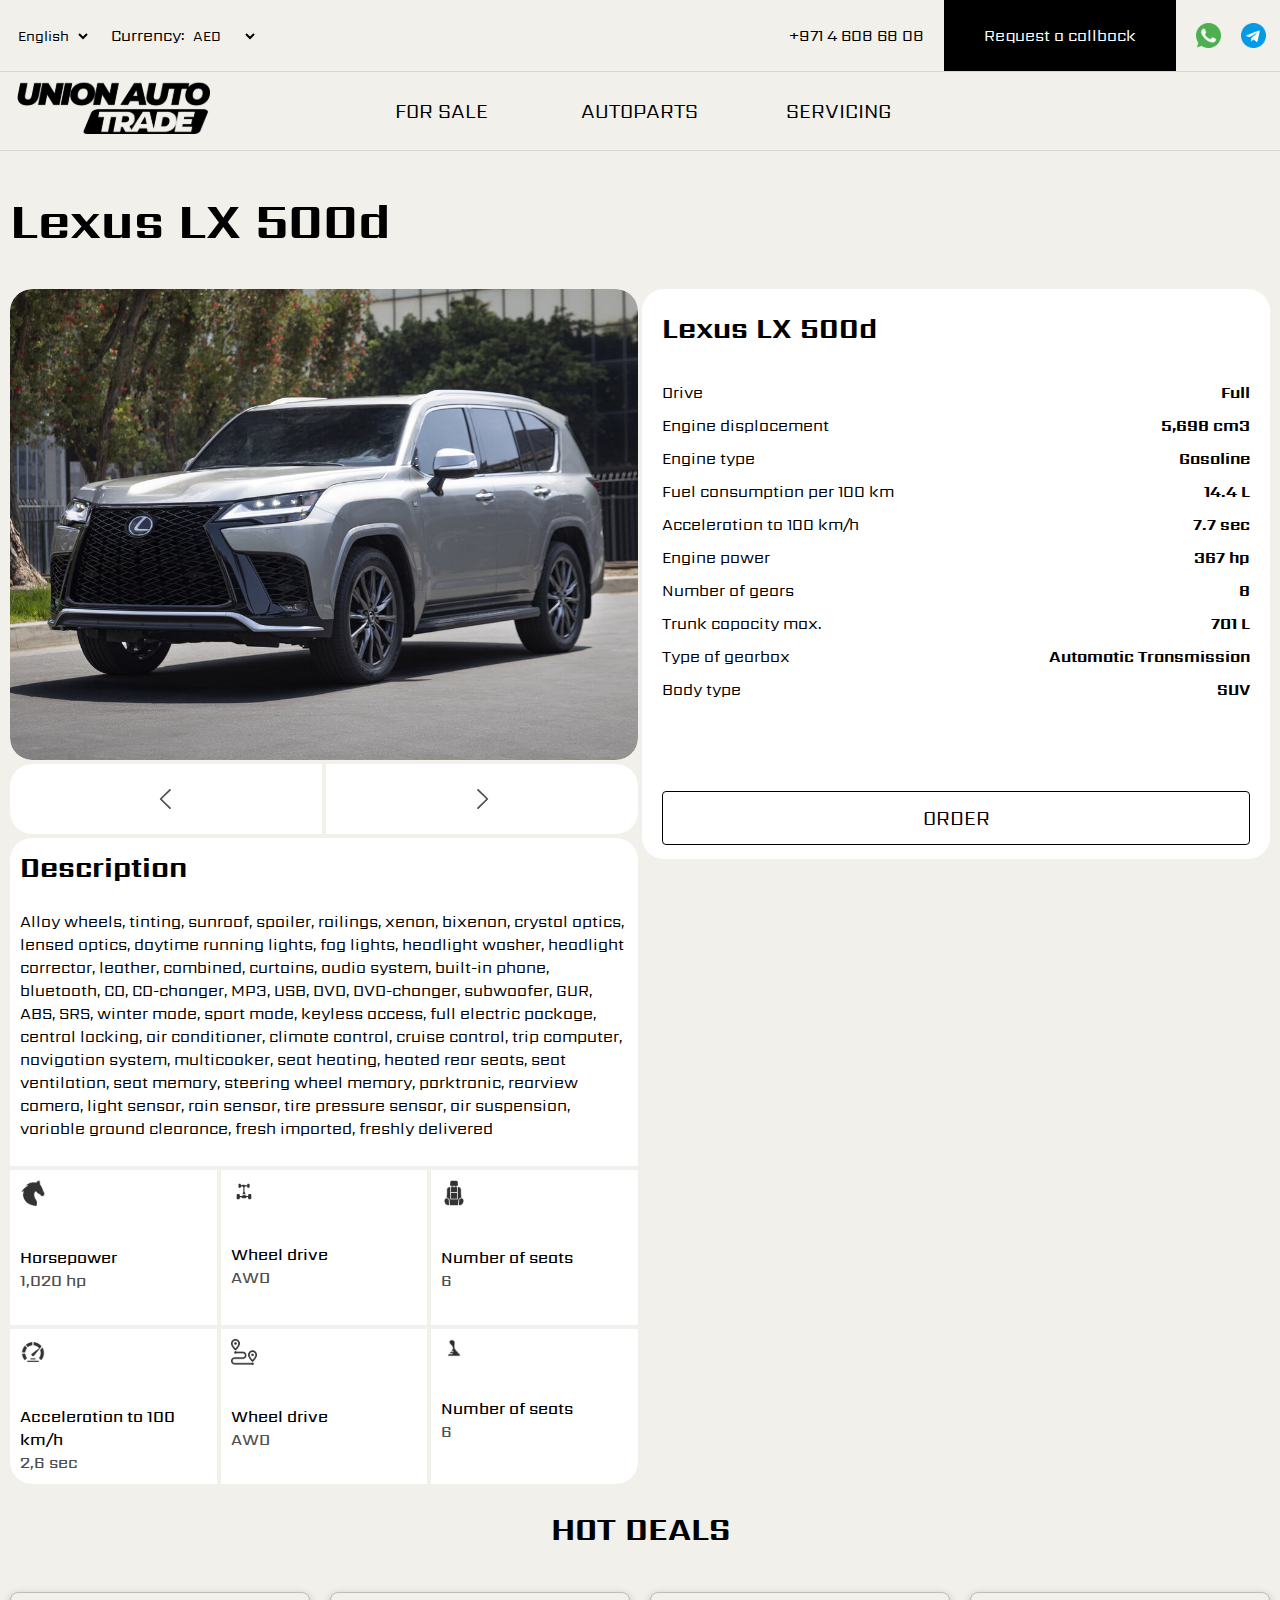
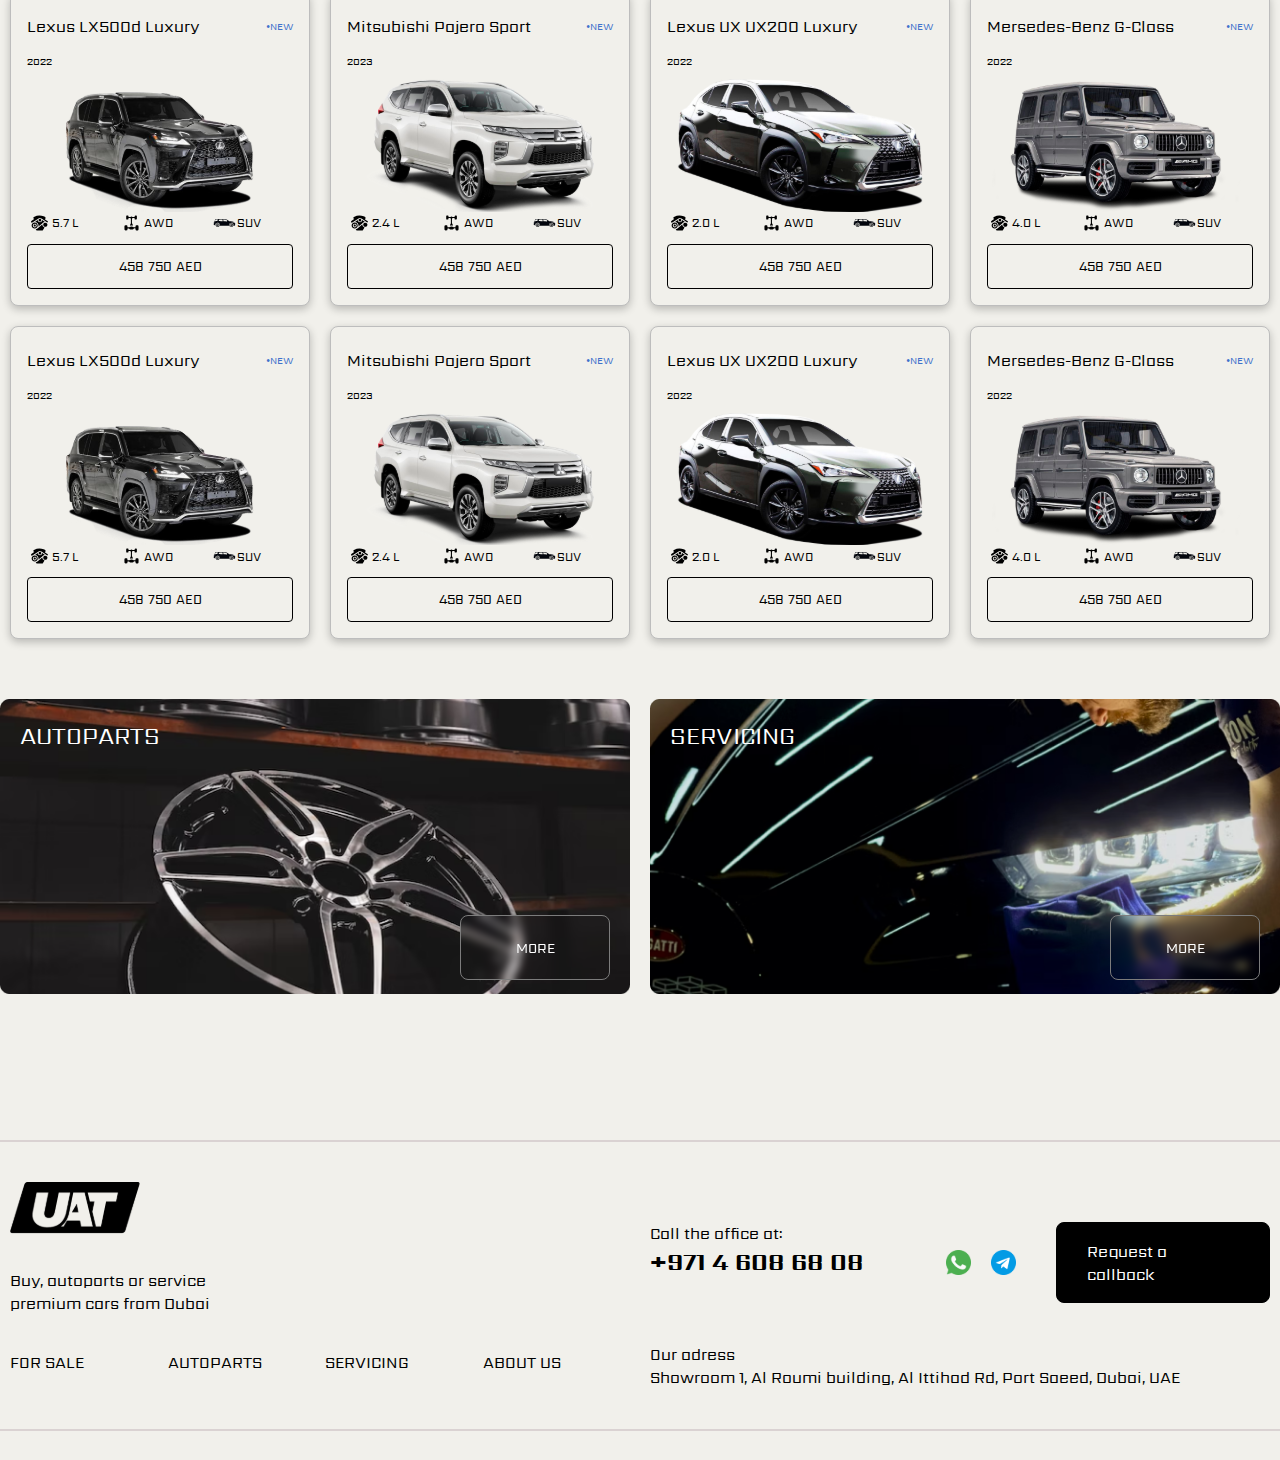
<file: index2.html>
<!DOCTYPE html>
<html lang="en">
  <head>
    <meta charset="UTF-8" />
    <meta name="viewport" content="width=device-width, initial-scale=1.0" />
    <title>Union Auto Trade</title>
    <link rel="preconnect" href="https://fonts.googleapis.com" />
    <link rel="preconnect" href="https://fonts.gstatic.com" crossorigin />
    <link
      href="https://fonts.googleapis.com/css2?family=Sarpanch:wght@400;500;600;700;800;900&display=swap"
      rel="stylesheet"
    />
    <link rel="stylesheet" href="style2.css" />
  </head>
  <body>
    <header>
      <div class="headBlock1">
        <div class="headBlock1_childBlock1">
          <select name="language" class="language">
            <option value="">English</option>
            <option value="">Russian</option>
          </select>
          <span
            >Currency:
            <select id="language" name="language" class="currency">
              <option value="AED">AED</option>
              <option value="Dollars">Dollars</option>
              <option value="Rubles">Rubles</option>
            </select>
          </span>
        </div>
        <div class="headBlock1_childBlock2">
          <span class="phone_number">+971 4 608 68 08</span>
          <span class="callback">Request a callback</span>

          <div class="headSocial_networks">
            <img
              class="whatsappIcon"
              src="./img/whatsapp 1.svg"
              style="transition: all 0.2s"
            />
            <img
              class="telegramIcon"
              src="./img/telegram 1.svg"
              style="transition: all 0.2s"
            />
          </div>
        </div>
      </div>

      <div class="headWand1"></div>

      <div class="headBlock2">
        <a href="./index.html"><img src="./img2/logoInd2.svg" /></a>
        <nav>
          <a href="./index3.html">FOR SALE</a>
          <a href="">AUTOPARTS</a>
          <a href="">SERVICING</a>
        </nav>
      </div>
      <div class="headWand2"></div>
    </header>

    <main>
      <div class="mainBlock1">
        <h1>Lexus LX 500d</h1>
        <div class="mainBlock1_child">
          <div class="carDescriptionBlock">
            <div class="sliderBlock">
              <img id="lexusImg" src="./img2/lexSl1.jpg" />
              <img class="lexusImg2" src="./img2/lexSl2.jpg" />
              <img class="lexusImg3" src="./img2/lexSl3.jpg" />
              <img class="lexusImg4" src="./img2/lexSl4.jpg" />
            </div>
            <div class="sliderBtnsBlock">
              <div id="arrowLeft" style="transition: all 0.2s;">
                <img class="left" src="./img2/Left.svg"/>
              </div>
              <div id="arrowRight" style="transition: all 0.2s;">
                <img class="right" src="./img2/Right.svg" />
              </div>
            </div>
            <div class="descriptionBlock">
              <div class="descriptionPodBlock">
                <h2>Description</h2>
                <p>
                  Alloy wheels, tinting, sunroof, spoiler, railings, xenon,
                  bixenon, crystal optics, lensed optics, daytime running
                  lights, fog lights, headlight washer, headlight corrector,
                  leather, combined, curtains, audio system, built-in phone,
                  bluetooth, CD, CD-changer, MP3, USB, DVD, DVD-changer,
                  subwoofer, GUR, ABS, SRS, winter mode, sport mode, keyless
                  access, full electric package, central locking, air
                  conditioner, climate control, cruise control, trip computer,
                  navigation system, multicooker, seat heating, heated rear
                  seats, seat ventilation, seat memory, steering wheel memory,
                  parktronic, rearview camera, light sensor, rain sensor, tire
                  pressure sensor, air suspension, variable ground clearance,
                  fresh imported, freshly delivered
                </p>
              </div>
              <div class="carDataBlock2">
                <div class="carDataBlock2_child">
                  <div class="horsePowerBlock">
                    <img class="dataIcon" src="./img2/horsePowerIcon.svg" />
                    <span class="dataName"
                      >Horsepower <br />
                      <span class="data">1,020 hp</span></span
                    >
                  </div>
                  <div class="wheelDriveBlock">
                    <img class="dataIcon" src="./img2/wheelDriveIcon.svg" />
                    <span class="dataName"
                      >Wheel drive <br />
                      <span class="data">AWD</span></span
                    >
                  </div>
                  <div class="numberOfSeatsBlock">
                    <img class="dataIcon" src="./img2/numberOfSeatsIcon.svg" />
                    <span class="dataName"
                      >Number of seats <br />
                      <span class="data">6</span></span
                    >
                  </div>
                </div>
                <div class="carDataBlock2_child">
                  <div class="accelerationBlock">
                    <img class="dataIcon" src="./img2/accelerationIcon.svg" />
                    <span class="dataName"
                      >Acceleration to 100 km/h <br />
                      <span class="data">2,6 sec</span></span
                    >
                  </div>
                  <div class="distanceBlock">
                    <img class="dataIcon" src="./img2/distanceIcon.svg" />
                    <span class="dataName"
                      >Wheel drive <br />
                      <span class="data">AWD</span></span
                    >
                  </div>
                  <div class="transmissionBlock">
                    <img class="dataIcon" src="./img2/transmissionIcon.svg" />
                    <span class="dataName"
                      >Number of seats <br />
                      <span class="data">6</span></span
                    >
                  </div>
                </div>
              </div>
            </div>
          </div>
          <div class="carDataBlock">
            <h2>Lexus LX 500d</h2>
            <div class="carDatapodBlock">
              <span>Drive</span>
              <span style="font-weight: 700">Full</span>
            </div>
            <div class="carDatapodBlock">
              <span>Engine displacement</span>
              <span style="font-weight: 700">5,698 cm3</span>
            </div>
            <div class="carDatapodBlock">
              <span>Engine type</span>
              <span style="font-weight: 700">Gasoline</span>
            </div>
            <div class="carDatapodBlock">
              <span>Fuel consumption per 100 km</span>
              <span style="font-weight: 700">14.4 L</span>
            </div>
            <div class="carDatapodBlock">
              <span>Acceleration to 100 km/h</span>
              <span style="font-weight: 700">7.7 sec</span>
            </div>
            <div class="carDatapodBlock">
              <span>Engine power</span>
              <span style="font-weight: 700">367 hp</span>
            </div>
            <div class="carDatapodBlock">
              <span>Number of gears</span>
              <span style="font-weight: 700">8</span>
            </div>
            <div class="carDatapodBlock">
              <span>Trunk capacity max.</span>
              <span style="font-weight: 700">701 L</span>
            </div>
            <div class="carDatapodBlock">
              <span>Type of gearbox</span>
              <span style="font-weight: 700">Automatic Transmission</span>
            </div>
            <div class="carDatapodBlock">
              <span>Body type</span>
              <span style="font-weight: 700">SUV</span>
            </div>

            <button class="orderBtn">ORDER</button>
          </div>
        </div>
      </div>

      <div class="mainBlock2">
        <h1>HOT DEALS</h1>
        <div class="cards_block">
          <div id="cardLx500d1" class="card">
            <div class="card_podBlock1">
              <span>Lexus LX500d Luxury</span>
              <div class="newBl">
                <p>&bull;</p>
                <p>NEW</p>
              </div>
            </div>
            <p>2022</p>
            <img class="cardImg" src="./img/cardImg1.svg" />
            <div class="machineParams">
              <div class="param">
                <img src="./img/paramsIcon1.svg" />
                <span>5.7 L</span>
              </div>
              <div class="param">
                <img src="./img/paramsIcon2.svg" />
                <span>AWD</span>
              </div>
              <div class="param">
                <img src="./img/paramsIcon3.svg" />
                <span>SUV</span>
              </div>
            </div>
            <button class="buyBtn">458 750 AED</button>
          </div>
          <div class="card">
            <div class="card_podBlock1">
              <span>Mitsubishi Pajero Sport</span>
              <div class="newBl">
                <p>&bull;</p>
                <p>NEW</p>
              </div>
            </div>
            <p>2023</p>
            <img class="cardImg" src="./img/cardImg2.svg" />
            <div class="machineParams">
              <div class="param">
                <img src="./img/paramsIcon1.svg" />
                <span>2.4 L</span>
              </div>
              <div class="param">
                <img src="./img/paramsIcon2.svg" />
                <span>AWD</span>
              </div>
              <div class="param">
                <img src="./img/paramsIcon3.svg" />
                <span>SUV</span>
              </div>
            </div>
            <button class="buyBtn">458 750 AED</button>
          </div>
          <div class="card">
            <div class="card_podBlock1">
              <span>Lexus UX UX200 Luxury</span>
              <div class="newBl">
                <p>&bull;</p>
                <p>NEW</p>
              </div>
            </div>
            <p>2022</p>
            <img class="cardImg" src="./img/cardImg3.svg" />
            <div class="machineParams">
              <div class="param">
                <img src="./img/paramsIcon1.svg" />
                <span>2.0 L</span>
              </div>
              <div class="param">
                <img src="./img/paramsIcon2.svg" />
                <span>AWD</span>
              </div>
              <div class="param">
                <img src="./img/paramsIcon3.svg" />
                <span>SUV</span>
              </div>
            </div>
            <button class="buyBtn">458 750 AED</button>
          </div>
          <div class="card">
            <div class="card_podBlock1">
              <span>Mersedes-Benz G-Class</span>
              <div class="newBl">
                <p>&bull;</p>
                <p>NEW</p>
              </div>
            </div>
            <p>2022</p>
            <img class="cardImg" src="./img/cardImg4.svg" />
            <div class="machineParams">
              <div class="param">
                <img src="./img/paramsIcon1.svg" />
                <span>4.0 L</span>
              </div>
              <div class="param">
                <img src="./img/paramsIcon2.svg" />
                <span>AWD</span>
              </div>
              <div class="param">
                <img src="./img/paramsIcon3.svg" />
                <span>SUV</span>
              </div>
            </div>
            <button class="buyBtn">458 750 AED</button>
          </div>
          <div id="cardLx500d2" class="card">
            <div class="card_podBlock1">
              <span>Lexus LX500d Luxury</span>
              <div class="newBl">
                <p>&bull;</p>
                <p>NEW</p>
              </div>
            </div>
            <p>2022</p>
            <img class="cardImg" src="./img/cardImg1.svg" />
            <div class="machineParams">
              <div class="param">
                <img src="./img/paramsIcon1.svg" />
                <span>5.7 L</span>
              </div>
              <div class="param">
                <img src="./img/paramsIcon2.svg" />
                <span>AWD</span>
              </div>
              <div class="param">
                <img src="./img/paramsIcon3.svg" />
                <span>SUV</span>
              </div>
            </div>
            <button class="buyBtn">458 750 AED</button>
          </div>
          <div class="card">
            <div class="card_podBlock1">
              <span>Mitsubishi Pajero Sport</span>
              <div class="newBl">
                <p>&bull;</p>
                <p>NEW</p>
              </div>
            </div>
            <p>2023</p>
            <img class="cardImg" src="./img/cardImg2.svg" />
            <div class="machineParams">
              <div class="param">
                <img src="./img/paramsIcon1.svg" />
                <span>2.4 L</span>
              </div>
              <div class="param">
                <img src="./img/paramsIcon2.svg" />
                <span>AWD</span>
              </div>
              <div class="param">
                <img src="./img/paramsIcon3.svg" />
                <span>SUV</span>
              </div>
            </div>
            <button class="buyBtn">458 750 AED</button>
          </div>
          <div class="card">
            <div class="card_podBlock1">
              <span>Lexus UX UX200 Luxury</span>
              <div class="newBl">
                <p>&bull;</p>
                <p>NEW</p>
              </div>
            </div>
            <p>2022</p>
            <img class="cardImg" src="./img/cardImg3.svg" />
            <div class="machineParams">
              <div class="param">
                <img src="./img/paramsIcon1.svg" />
                <span>2.0 L</span>
              </div>
              <div class="param">
                <img src="./img/paramsIcon2.svg" />
                <span>AWD</span>
              </div>
              <div class="param">
                <img src="./img/paramsIcon3.svg" />
                <span>SUV</span>
              </div>
            </div>
            <button class="buyBtn">458 750 AED</button>
          </div>
          <div class="card">
            <div class="card_podBlock1">
              <span>Mersedes-Benz G-Class</span>
              <div class="newBl">
                <p>&bull;</p>
                <p>NEW</p>
              </div>
            </div>
            <p>2022</p>
            <img class="cardImg" src="./img/cardImg4.svg" />
            <div class="machineParams">
              <div class="param">
                <img src="./img/paramsIcon1.svg" />
                <span>4.0 L</span>
              </div>
              <div class="param">
                <img src="./img/paramsIcon2.svg" />
                <span>AWD</span>
              </div>
              <div class="param">
                <img src="./img/paramsIcon3.svg" />
                <span>SUV</span>
              </div>
            </div>
            <button class="buyBtn">458 750 AED</button>
          </div>
        </div>
      </div>

      <div class="mainBLock3">
        <div class="mainBlock1_podBlockImg">
          <div class="autopartsBlock" style="position: relative">
            <img class="autopartsImg" src="./img/Rectangle 5.png" /><button>
              MORE</button
            ><span>AUTOPARTS</span>
          </div>
          <div class="servicingBlock" style="position: relative">
            <img class="servicingImg" src="./img/Rectangle 6.png" /><button>
              MORE</button
            ><span>SERVICING</span>
          </div>
        </div>
      </div>
    </main>

    <footer>
      <div class="footWand"></div>
      <div class="footBlock1">
        <div class="footBlock1_childBlock1">
          <img class="footLogo" src="./img/footlogoImg.svg" alt="" />
          <span class="footBl1_childBl1Text1"
            >Buy, autoparts or service <br />
            premium cars from Dubai</span
          >
          <div class="footBl1_childBl1Text2">
            <span>FOR SALE</span>
            <span>AUTOPARTS</span>
            <span>SERVICING</span>
            <span>ABOUT US</span>
          </div>
        </div>
        <div class="footBlock1_childBlock2">
          <div class="footBl1_child2_podBlock1">
            <div class="footPhone_numberBlock">
              <span>Call the office at:</span>
              <h1 class="footPhone_number">+971 4 608 68 08</h1>
            </div>
            <div class="footSocial_networksBlock">
              <img
                class="whatsappIcon"
                src="./img/whatsapp 1.svg"
                style="transition: all 0.2s"
              />
              <img
                class="telegramIcon"
                src="./img/telegram 1.svg"
                style="transition: all 0.2s"
              />
            </div>
            <div class="footCallbackBLock">Request a callback</div>
          </div>
          <span
            >Our adress <br />Showroom 1, Al Roumi building, Al Ittihad Rd, Port
            Saeed, Dubai, UAE</span
          >
        </div>
      </div>
      <div class="footWand"></div>
    </footer>

    <script>
      let index = 0;
      const arrowLeft = document.getElementById("arrowLeft");
      const arrowRight = document.getElementById("arrowRight");
      const lexusImg = document.getElementById("lexusImg");

      let margin = 0;
      arrowLeft.addEventListener("click", () => {
        if (index > 0) {
          lexusImg.style.marginLeft = `${(margin += 102)}%`;
          index--;
        }
      });
      arrowRight.addEventListener("click", () => {
        if (index < 3) {
          lexusImg.style.marginLeft = `${(margin -= 102)}%`;
          index++;
        }
      });

      document.addEventListener("keydown", (event) => {
        let key = event.keyCode;
        switch (key) {
          case 37:
            if (index > 0) {
              lexusImg.style.marginLeft = `${(margin += 102)}%`;
              index--;
            }
            break;
          case 39:
            if (index < 3) {
              lexusImg.style.marginLeft = `${(margin -= 102)}%`;
              index++;
            }
            break;
        }
      });

      const buyBtn = document.querySelectorAll(".buyBtn");

      const language = document.getElementById("language");
      language.addEventListener("input", () => {
        let languageValue = language.value;
        switch (languageValue) {
          case "Dollars":
            for (let i = 0; i < buyBtn.length; i++) {
              buyBtn[i].innerHTML = "124 901 $";
            }
            break;
          case "Rubles":
            for (let i = 0; i < buyBtn.length; i++) {
              buyBtn[i].innerHTML = "11 547 124₽";
            }
            break;
          case "AED":
            for (let i = 0; i < buyBtn.length; i++) {
              buyBtn[i].innerHTML = "458 750 AED";
            }
            break;
        }
      });
    </script>
  </body>
</html>
</file>
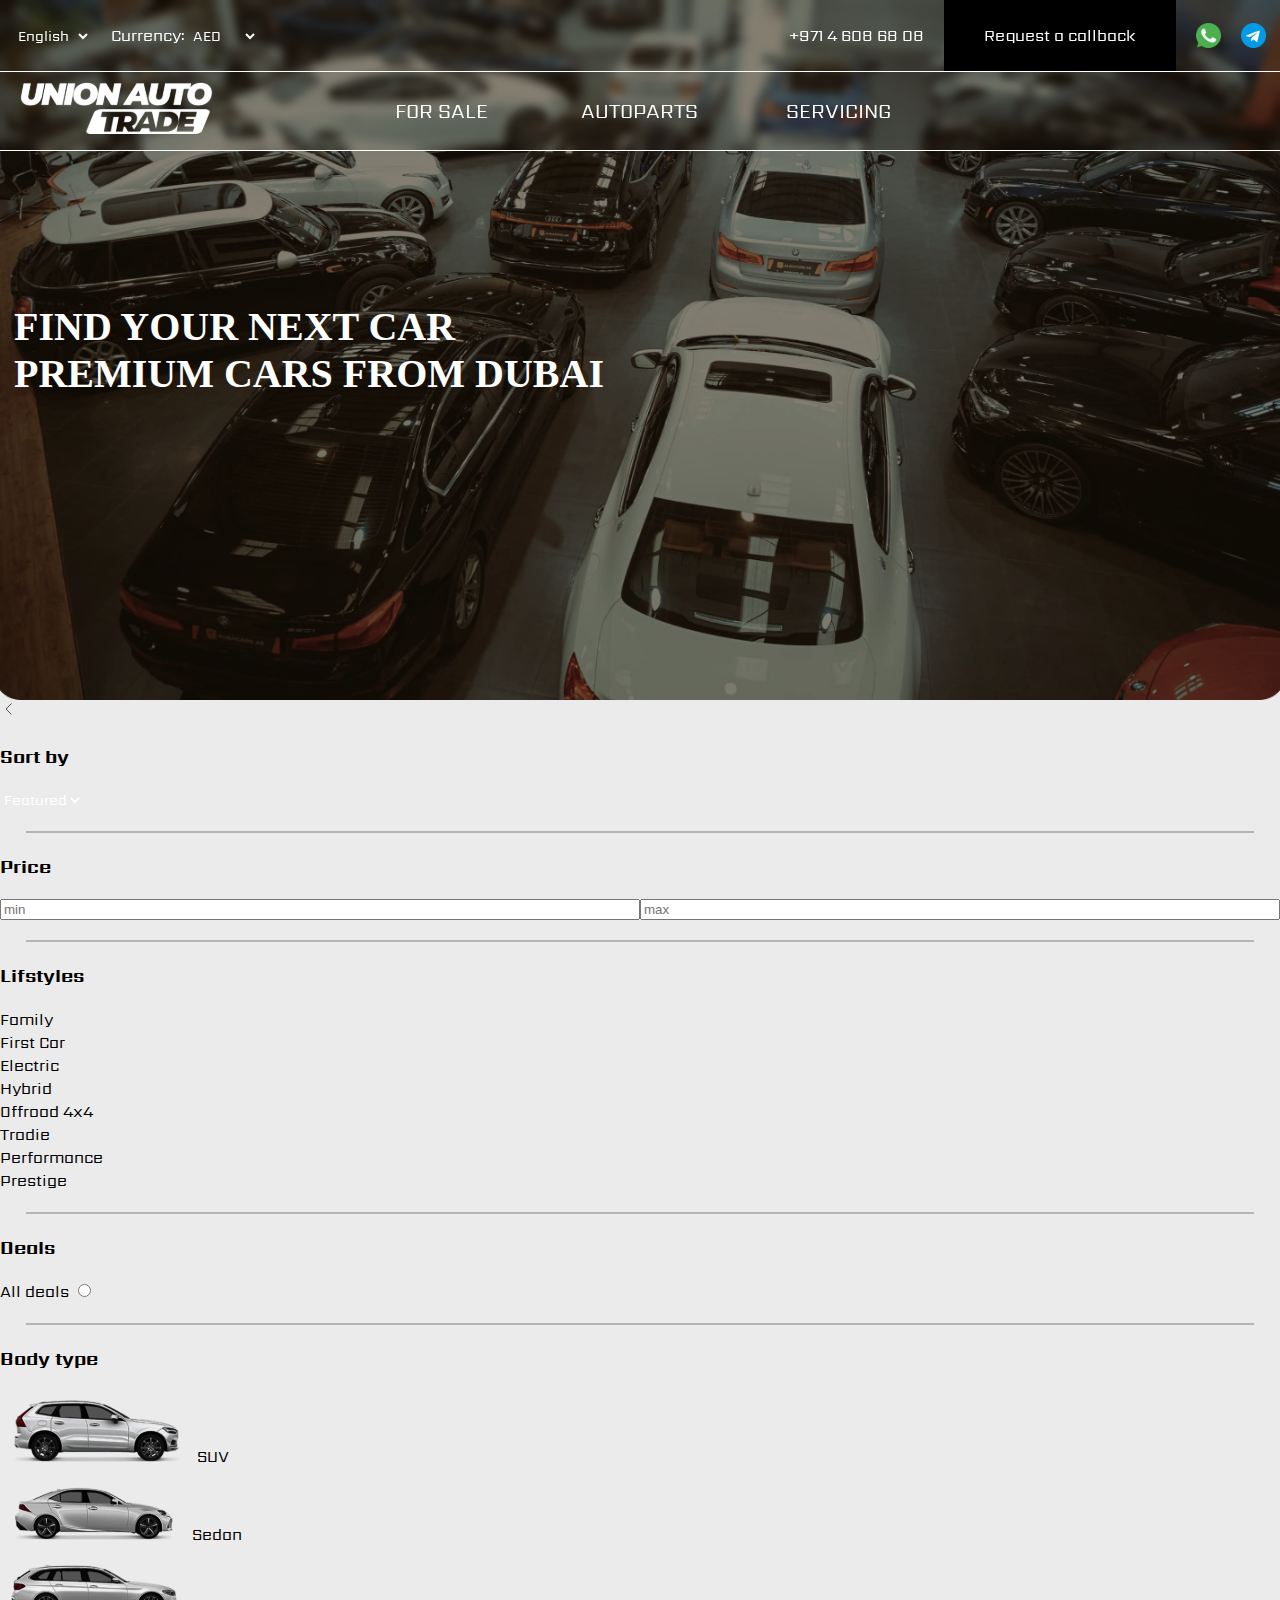
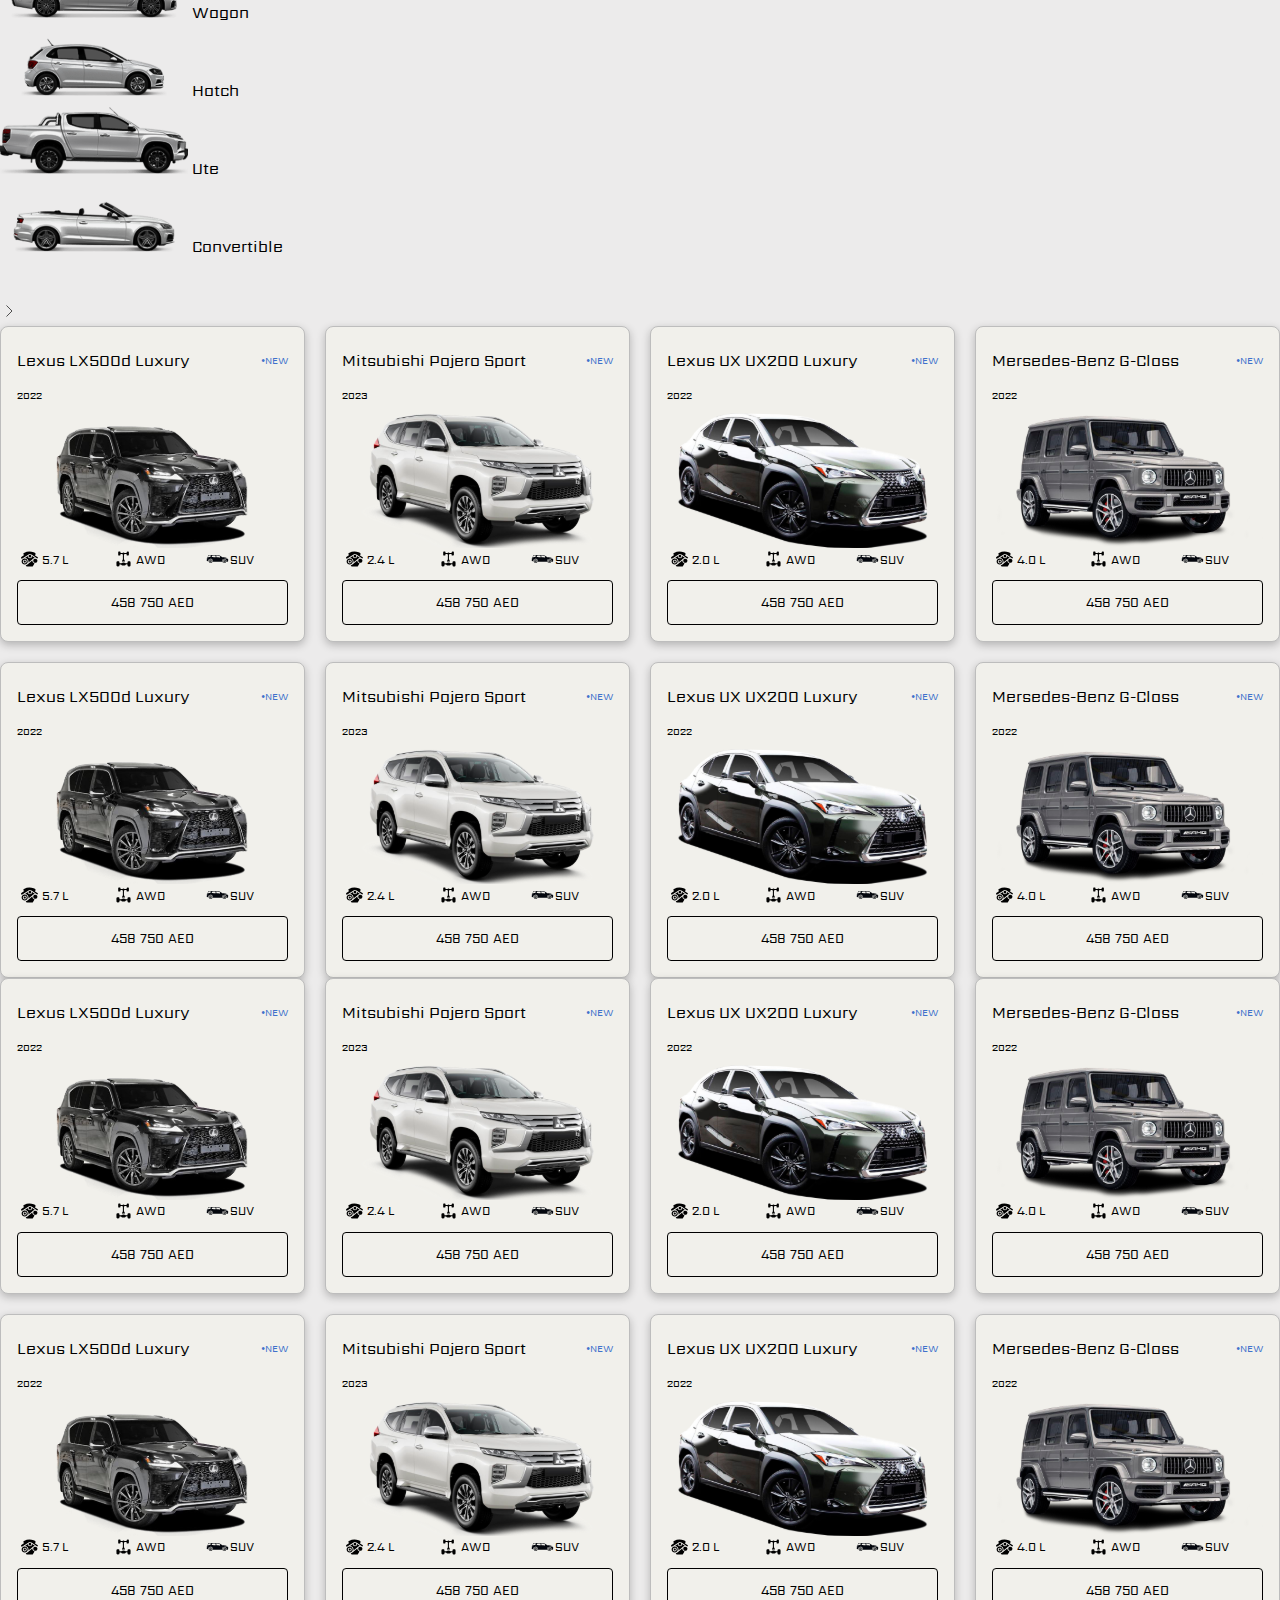
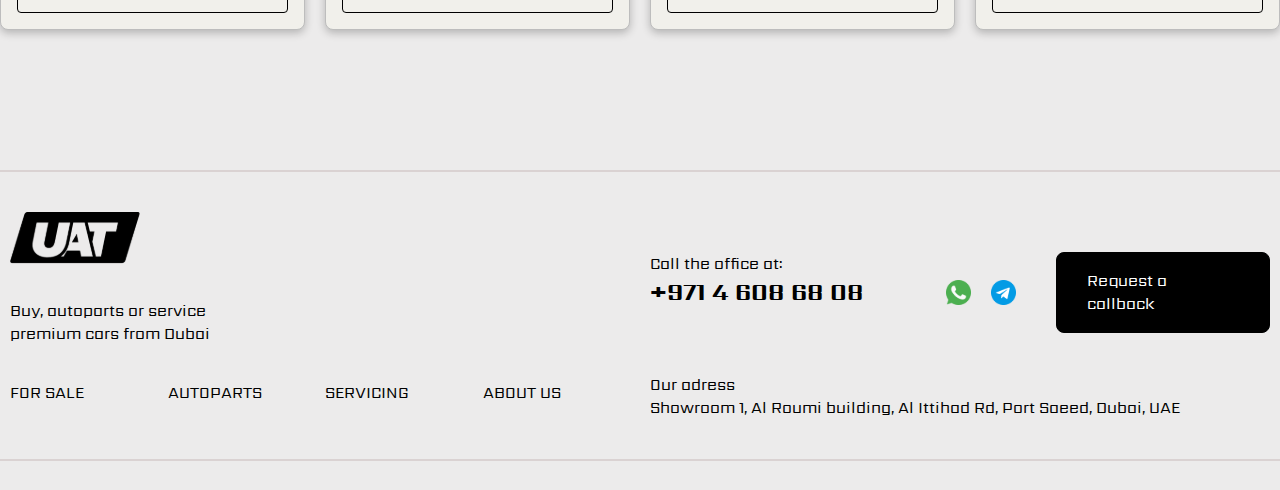
<file: index3.html>
<!DOCTYPE html>
<html lang="en">
  <head>
    <meta charset="UTF-8" />
    <meta name="viewport" content="width=device-width, initial-scale=1.0" />
    <title>Union Auto Trade</title>
    <link rel="preconnect" href="https://fonts.googleapis.com" />
    <link rel="preconnect" href="https://fonts.gstatic.com" crossorigin />
    <link
      href="https://fonts.googleapis.com/css2?family=Sarpanch:wght@400;500;600;700;800;900&display=swap"
      rel="stylesheet"
    />
    <link rel="stylesheet" href="style3.css" />
  </head>
  <body>
    <header>
      <div class="headBlock1">
        <div class="headBlock1_childBlock1">
          <select name="language" class="language">
            <option value="">English</option>
            <option value="">Russian</option>
          </select>
          <span
            >Currency:
            <select id="language" name="language" class="currency">
              <option value="AED">AED</option>
              <option value="Dollars">Dollars</option>
              <option value="Rubles">Rubles</option>
            </select>
          </span>
        </div>
        <div class="headBlock1_childBlock2">
          <span class="phone_number">+971 4 608 68 08</span>
          <span class="callback">Request a callback</span>

          <div class="headSocial_networks">
            <img
              class="whatsappIcon"
              src="./img/whatsapp 1.svg"
              style="transition: all 0.2s"
            />
            <img
              class="telegramIcon"
              src="./img/telegram 1.svg"
              style="transition: all 0.2s"
            />
          </div>
        </div>
      </div>

      <div class="headWand1"></div>

      <div class="headBlock2">
        <a href="./index.html"><img src="./img/logo.svg" /></a>
        <nav>
          <a href="./index3.html">FOR SALE</a>
          <a href="">AUTOPARTS</a>
          <a href="">SERVICING</a>
        </nav>
      </div>
      <div class="headWand2"></div>
    </header>
    <div class="background">
      <div class="backgroundBlock">
        <h1>
          FIND YOUR NEXT CAR <br />
          PREMIUM CARS FROM DUBAI
        </h1>
      </div>
    </div>
    <main>
      <div id="filterBlock">
        <img src="./img2/Left.svg" id="leftArrow" />
        <h3>Sort by</h3>
        <select class="sortBySelect">
          <option value="Featured">Featured</option>
        </select>
        <div class="miniWand"></div>
        <h3>Price</h3>
        <div class="priceInputs">
          <input class="minInp" type="number" placeholder="min" />
          <input class="maxInp" type="number" placeholder="max" />
        </div>
        <div class="miniWand"></div>
        <h3>Lifstyles</h3>
        <div class="lifstylesBlocks">
          <div class="lifstylesBlock">Family</div>
          <div class="lifstylesBlock">First Car</div>
          <div class="lifstylesBlock">Electric</div>
          <div class="lifstylesBlock">Hybrid</div>
          <div class="lifstylesBlock">Offroad 4x4</div>
          <div class="lifstylesBlock">Tradie</div>
          <div class="lifstylesBlock">Performance</div>
          <div class="lifstylesBlock">Prestige</div>
        </div>
        <div class="miniWand"></div>
        <h3>Deals</h3>
        <div class="allDealsBlock">
          <span>All deals</span>
          <input class="radioInp" type="radio" />
        </div>
        <div class="miniWand"></div>
        <h3>Body type</h3>
        <div class="bodyTypesBlock">
          <div class="bodyType">
            <img
              class="bodyTypeImg"
              src="./img/mainBlock3_bodyType_card1.svg"
              alt=""
            />
            <span>SUV</span>
          </div>
          <div class="bodyType">
            <img
              class="bodyTypeImg"
              src="./img/mainBlock3_bodyType_card2.svg"
              alt=""
            />
            <span>Sedan</span>
          </div>
          <div class="bodyType">
            <img
              class="bodyTypeImg"
              src="./img/mainBlock3_bodyType_card3.svg"
              alt=""
            />
            <span>Wagon</span>
          </div>
          <div class="bodyType">
            <img
              class="bodyTypeImg"
              src="./img/mainBlock3_bodyType_card4.svg"
              alt=""
            />
            <span>Hatch</span>
          </div>
          <div class="bodyType">
            <img
              class="bodyTypeImg"
              src="./img/mainBlock3_bodyType_card5.svg"
              alt=""
            />
            <span>Ute</span>
          </div>
          <div class="bodyType">
            <img
              class="bodyTypeImg"
              src="./img/mainBlock3_bodyType_card6.svg"
              alt=""
            />
            <span>Convertible</span>
          </div>
        </div>
      </div>

      <div class="mainBlocks">
        <img src="./img2/Right.svg" id="rightArrow" />
        <div class="mainBlock">
          <div class="cards_block">
            <div id="cardLx500d1" class="card">
              <div class="card_podBlock1">
                <span>Lexus LX500d Luxury</span>
                <div class="newBl">
                  <p>&bull;</p>
                  <p>NEW</p>
                </div>
              </div>
              <p>2022</p>
              <img class="cardImg" src="./img/cardImg1.svg" />
              <div class="machineParams">
                <div class="param">
                  <img src="./img/paramsIcon1.svg" />
                  <span>5.7 L</span>
                </div>
                <div class="param">
                  <img src="./img/paramsIcon2.svg" />
                  <span>AWD</span>
                </div>
                <div class="param">
                  <img src="./img/paramsIcon3.svg" />
                  <span>SUV</span>
                </div>
              </div>
              <button class="buyBtn">458 750 AED</button>
            </div>
            <div class="card">
              <div class="card_podBlock1">
                <span>Mitsubishi Pajero Sport</span>
                <div class="newBl">
                  <p>&bull;</p>
                  <p>NEW</p>
                </div>
              </div>
              <p>2023</p>
              <img class="cardImg" src="./img/cardImg2.svg" />
              <div class="machineParams">
                <div class="param">
                  <img src="./img/paramsIcon1.svg" />
                  <span>2.4 L</span>
                </div>
                <div class="param">
                  <img src="./img/paramsIcon2.svg" />
                  <span>AWD</span>
                </div>
                <div class="param">
                  <img src="./img/paramsIcon3.svg" />
                  <span>SUV</span>
                </div>
              </div>
              <button class="buyBtn">458 750 AED</button>
            </div>
            <div class="card">
              <div class="card_podBlock1">
                <span>Lexus UX UX200 Luxury</span>
                <div class="newBl">
                  <p>&bull;</p>
                  <p>NEW</p>
                </div>
              </div>
              <p>2022</p>
              <img class="cardImg" src="./img/cardImg3.svg" />
              <div class="machineParams">
                <div class="param">
                  <img src="./img/paramsIcon1.svg" />
                  <span>2.0 L</span>
                </div>
                <div class="param">
                  <img src="./img/paramsIcon2.svg" />
                  <span>AWD</span>
                </div>
                <div class="param">
                  <img src="./img/paramsIcon3.svg" />
                  <span>SUV</span>
                </div>
              </div>
              <button class="buyBtn">458 750 AED</button>
            </div>
            <div class="card">
              <div class="card_podBlock1">
                <span>Mersedes-Benz G-Class</span>
                <div class="newBl">
                  <p>&bull;</p>
                  <p>NEW</p>
                </div>
              </div>
              <p>2022</p>
              <img class="cardImg" src="./img/cardImg4.svg" />
              <div class="machineParams">
                <div class="param">
                  <img src="./img/paramsIcon1.svg" />
                  <span>4.0 L</span>
                </div>
                <div class="param">
                  <img src="./img/paramsIcon2.svg" />
                  <span>AWD</span>
                </div>
                <div class="param">
                  <img src="./img/paramsIcon3.svg" />
                  <span>SUV</span>
                </div>
              </div>
              <button class="buyBtn">458 750 AED</button>
            </div>
            <div id="cardLx500d2" class="card">
              <div class="card_podBlock1">
                <span>Lexus LX500d Luxury</span>
                <div class="newBl">
                  <p>&bull;</p>
                  <p>NEW</p>
                </div>
              </div>
              <p>2022</p>
              <img class="cardImg" src="./img/cardImg1.svg" />
              <div class="machineParams">
                <div class="param">
                  <img src="./img/paramsIcon1.svg" />
                  <span>5.7 L</span>
                </div>
                <div class="param">
                  <img src="./img/paramsIcon2.svg" />
                  <span>AWD</span>
                </div>
                <div class="param">
                  <img src="./img/paramsIcon3.svg" />
                  <span>SUV</span>
                </div>
              </div>
              <button class="buyBtn">458 750 AED</button>
            </div>
            <div class="card">
              <div class="card_podBlock1">
                <span>Mitsubishi Pajero Sport</span>
                <div class="newBl">
                  <p>&bull;</p>
                  <p>NEW</p>
                </div>
              </div>
              <p>2023</p>
              <img class="cardImg" src="./img/cardImg2.svg" />
              <div class="machineParams">
                <div class="param">
                  <img src="./img/paramsIcon1.svg" />
                  <span>2.4 L</span>
                </div>
                <div class="param">
                  <img src="./img/paramsIcon2.svg" />
                  <span>AWD</span>
                </div>
                <div class="param">
                  <img src="./img/paramsIcon3.svg" />
                  <span>SUV</span>
                </div>
              </div>
              <button class="buyBtn">458 750 AED</button>
            </div>
            <div class="card">
              <div class="card_podBlock1">
                <span>Lexus UX UX200 Luxury</span>
                <div class="newBl">
                  <p>&bull;</p>
                  <p>NEW</p>
                </div>
              </div>
              <p>2022</p>
              <img class="cardImg" src="./img/cardImg3.svg" />
              <div class="machineParams">
                <div class="param">
                  <img src="./img/paramsIcon1.svg" />
                  <span>2.0 L</span>
                </div>
                <div class="param">
                  <img src="./img/paramsIcon2.svg" />
                  <span>AWD</span>
                </div>
                <div class="param">
                  <img src="./img/paramsIcon3.svg" />
                  <span>SUV</span>
                </div>
              </div>
              <button class="buyBtn">458 750 AED</button>
            </div>
            <div class="card">
              <div class="card_podBlock1">
                <span>Mersedes-Benz G-Class</span>
                <div class="newBl">
                  <p>&bull;</p>
                  <p>NEW</p>
                </div>
              </div>
              <p>2022</p>
              <img class="cardImg" src="./img/cardImg4.svg" />
              <div class="machineParams">
                <div class="param">
                  <img src="./img/paramsIcon1.svg" />
                  <span>4.0 L</span>
                </div>
                <div class="param">
                  <img src="./img/paramsIcon2.svg" />
                  <span>AWD</span>
                </div>
                <div class="param">
                  <img src="./img/paramsIcon3.svg" />
                  <span>SUV</span>
                </div>
              </div>
              <button class="buyBtn">458 750 AED</button>
            </div>
          </div>
        </div>

        <div class="mainBlock">
          <div class="cards_block">
            <div id="cardLx500d1" class="card">
              <div class="card_podBlock1">
                <span>Lexus LX500d Luxury</span>
                <div class="newBl">
                  <p>&bull;</p>
                  <p>NEW</p>
                </div>
              </div>
              <p>2022</p>
              <img class="cardImg" src="./img/cardImg1.svg" />
              <div class="machineParams">
                <div class="param">
                  <img src="./img/paramsIcon1.svg" />
                  <span>5.7 L</span>
                </div>
                <div class="param">
                  <img src="./img/paramsIcon2.svg" />
                  <span>AWD</span>
                </div>
                <div class="param">
                  <img src="./img/paramsIcon3.svg" />
                  <span>SUV</span>
                </div>
              </div>
              <button class="buyBtn">458 750 AED</button>
            </div>
            <div class="card">
              <div class="card_podBlock1">
                <span>Mitsubishi Pajero Sport</span>
                <div class="newBl">
                  <p>&bull;</p>
                  <p>NEW</p>
                </div>
              </div>
              <p>2023</p>
              <img class="cardImg" src="./img/cardImg2.svg" />
              <div class="machineParams">
                <div class="param">
                  <img src="./img/paramsIcon1.svg" />
                  <span>2.4 L</span>
                </div>
                <div class="param">
                  <img src="./img/paramsIcon2.svg" />
                  <span>AWD</span>
                </div>
                <div class="param">
                  <img src="./img/paramsIcon3.svg" />
                  <span>SUV</span>
                </div>
              </div>
              <button class="buyBtn">458 750 AED</button>
            </div>
            <div class="card">
              <div class="card_podBlock1">
                <span>Lexus UX UX200 Luxury</span>
                <div class="newBl">
                  <p>&bull;</p>
                  <p>NEW</p>
                </div>
              </div>
              <p>2022</p>
              <img class="cardImg" src="./img/cardImg3.svg" />
              <div class="machineParams">
                <div class="param">
                  <img src="./img/paramsIcon1.svg" />
                  <span>2.0 L</span>
                </div>
                <div class="param">
                  <img src="./img/paramsIcon2.svg" />
                  <span>AWD</span>
                </div>
                <div class="param">
                  <img src="./img/paramsIcon3.svg" />
                  <span>SUV</span>
                </div>
              </div>
              <button class="buyBtn">458 750 AED</button>
            </div>
            <div class="card">
              <div class="card_podBlock1">
                <span>Mersedes-Benz G-Class</span>
                <div class="newBl">
                  <p>&bull;</p>
                  <p>NEW</p>
                </div>
              </div>
              <p>2022</p>
              <img class="cardImg" src="./img/cardImg4.svg" />
              <div class="machineParams">
                <div class="param">
                  <img src="./img/paramsIcon1.svg" />
                  <span>4.0 L</span>
                </div>
                <div class="param">
                  <img src="./img/paramsIcon2.svg" />
                  <span>AWD</span>
                </div>
                <div class="param">
                  <img src="./img/paramsIcon3.svg" />
                  <span>SUV</span>
                </div>
              </div>
              <button class="buyBtn">458 750 AED</button>
            </div>
            <div id="cardLx500d2" class="card">
              <div class="card_podBlock1">
                <span>Lexus LX500d Luxury</span>
                <div class="newBl">
                  <p>&bull;</p>
                  <p>NEW</p>
                </div>
              </div>
              <p>2022</p>
              <img class="cardImg" src="./img/cardImg1.svg" />
              <div class="machineParams">
                <div class="param">
                  <img src="./img/paramsIcon1.svg" />
                  <span>5.7 L</span>
                </div>
                <div class="param">
                  <img src="./img/paramsIcon2.svg" />
                  <span>AWD</span>
                </div>
                <div class="param">
                  <img src="./img/paramsIcon3.svg" />
                  <span>SUV</span>
                </div>
              </div>
              <button class="buyBtn">458 750 AED</button>
            </div>
            <div class="card">
              <div class="card_podBlock1">
                <span>Mitsubishi Pajero Sport</span>
                <div class="newBl">
                  <p>&bull;</p>
                  <p>NEW</p>
                </div>
              </div>
              <p>2023</p>
              <img class="cardImg" src="./img/cardImg2.svg" />
              <div class="machineParams">
                <div class="param">
                  <img src="./img/paramsIcon1.svg" />
                  <span>2.4 L</span>
                </div>
                <div class="param">
                  <img src="./img/paramsIcon2.svg" />
                  <span>AWD</span>
                </div>
                <div class="param">
                  <img src="./img/paramsIcon3.svg" />
                  <span>SUV</span>
                </div>
              </div>
              <button class="buyBtn">458 750 AED</button>
            </div>
            <div class="card">
              <div class="card_podBlock1">
                <span>Lexus UX UX200 Luxury</span>
                <div class="newBl">
                  <p>&bull;</p>
                  <p>NEW</p>
                </div>
              </div>
              <p>2022</p>
              <img class="cardImg" src="./img/cardImg3.svg" />
              <div class="machineParams">
                <div class="param">
                  <img src="./img/paramsIcon1.svg" />
                  <span>2.0 L</span>
                </div>
                <div class="param">
                  <img src="./img/paramsIcon2.svg" />
                  <span>AWD</span>
                </div>
                <div class="param">
                  <img src="./img/paramsIcon3.svg" />
                  <span>SUV</span>
                </div>
              </div>
              <button class="buyBtn">458 750 AED</button>
            </div>
            <div class="card">
              <div class="card_podBlock1">
                <span>Mersedes-Benz G-Class</span>
                <div class="newBl">
                  <p>&bull;</p>
                  <p>NEW</p>
                </div>
              </div>
              <p>2022</p>
              <img class="cardImg" src="./img/cardImg4.svg" />
              <div class="machineParams">
                <div class="param">
                  <img src="./img/paramsIcon1.svg" />
                  <span>4.0 L</span>
                </div>
                <div class="param">
                  <img src="./img/paramsIcon2.svg" />
                  <span>AWD</span>
                </div>
                <div class="param">
                  <img src="./img/paramsIcon3.svg" />
                  <span>SUV</span>
                </div>
              </div>
              <button class="buyBtn">458 750 AED</button>
            </div>
          </div>
        </div>
      </div>
    </main>
    <footer>
      <div class="footWand"></div>
      <div class="footBlock1">
        <div class="footBlock1_childBlock1">
          <img class="footLogo" src="./img/footlogoImg.svg" alt="" />
          <span class="footBl1_childBl1Text1"
            >Buy, autoparts or service <br />
            premium cars from Dubai</span
          >
          <div class="footBl1_childBl1Text2">
            <span>FOR SALE</span>
            <span>AUTOPARTS</span>
            <span>SERVICING</span>
            <span>ABOUT US</span>
          </div>
        </div>
        <div class="footBlock1_childBlock2">
          <div class="footBl1_child2_podBlock1">
            <div class="footPhone_numberBlock">
              <span>Call the office at:</span>
              <h1 class="footPhone_number">+971 4 608 68 08</h1>
            </div>
            <div class="footSocial_networksBlock">
              <img
                class="whatsappIcon"
                src="./img/whatsapp 1.svg"
                style="transition: all 0.2s"
              />
              <img
                class="telegramIcon"
                src="./img/telegram 1.svg"
                style="transition: all 0.2s"
              />
            </div>
            <div class="footCallbackBLock">Request a callback</div>
          </div>
          <span
            >Our adress <br />Showroom 1, Al Roumi building, Al Ittihad Rd, Port
            Saeed, Dubai, UAE</span
          >
        </div>
      </div>
      <div class="footWand"></div>
    </footer>
    <script>
      const buyBtn = document.querySelectorAll(".buyBtn");

      const language = document.getElementById("language");
      language.addEventListener("input", () => {
        let languageValue = language.value;
        switch (languageValue) {
          case "Dollars":
            for (let i = 0; i < buyBtn.length; i++) {
              buyBtn[i].innerHTML = "124 901 $";
            }
            break;
          case "Rubles":
            for (let i = 0; i < buyBtn.length; i++) {
              buyBtn[i].innerHTML = "11 547 124₽";
            }
            break;
          case "AED":
            for (let i = 0; i < buyBtn.length; i++) {
              buyBtn[i].innerHTML = "458 750 AED";
            }
            break;
        }
      });

      const leftArrow = document.getElementById("leftArrow");
      const rightArrow = document.getElementById("rightArrow");
      const filterBlock = document.getElementById("filterBlock");
      leftArrow.addEventListener("click", () => {
        filterBlock.style.marginLeft = "-372px";
      });
      rightArrow.addEventListener("click", () => {
        filterBlock.style.marginLeft = "0";
      });
      document.addEventListener("keydown", (event) => {
        let key = event.key;
        switch (key) {
          case "ArrowLeft":
            filterBlock.style.marginLeft = "-372px";
            break;
          case "ArrowRight":
            filterBlock.style.marginLeft = "0";
        }
      });
    </script>
  </body>
</html>
</file>
<file: style2.css>
body {
  margin: 0;
  padding: 0;
  background-color: #F1F0EB;
}
@media (hover:hover){
  .whatsappIcon:hover {
    transform: scale(1.3);
  }
  .telegramIcon:hover {
    transform: scale(1.3);
  }
  nav a:hover {
    margin-bottom: 8px;
    color: #6197fd;
  }
  .callback:hover {
    background-color: white;
    color: black;
  }
  .orderBtn:hover{
    background-color: black;
    color: white;
  }
  .card:hover {
    background-color: white;
    transform: scale(1.06);
  }
  .autopartsBlock button:hover{
    background-color: white;
    color: black;
  }
  .servicingBlock button:hover{
    background-color: white;
    color: black;
  }
  .footCallbackBLock:hover {
    color: black;
    background-color: white;
  }
  .buyBtn:hover{
    background-color: black;
    color: white;
  }
  #arrowRight:hover{
    background-color: #4071cb;
  }
  #arrowLeft:hover{
    background-color: #4071cb;
  }
}
@media (hover:none){
  .whatsappIcon:active {
    transform: scale(1.3);
  }
  .telegramIcon:active {
    transform: scale(1.3);
  }
  nav a:active {
    margin-bottom: 8px;
    color: #6197fd;
  }
  .callback:active {
    background-color: white;
    color: black;
  }
  .orderBtn:active{
    background-color: black;
    color: white;
  }
  .card:active {
    background-color: white;
    transform: scale(1.06);
  }
  .autopartsBlock button:active{
    background-color: white;
    color: black;
  }
  .servicingBlock button:active{
    background-color: white;
    color: black;
  }
  .footCallbackBLock:active {
    color: black;
    background-color: white;
  }
  .buyBtn:active{
    background-color: black;
    color: white;
  }
  #arrowRight:active{
    background-color: #4071cb;
  }
  #arrowLeft:active{
    background-color: #4071cb;
  }
}
header {
  font-family: "Sarpanch", sans-serif;
  width: 100%;
}
.headBlock1 {
  max-width: 1340px;
  display: grid;
  grid-template-columns: 0.6fr 1.4fr;
  margin-inline: auto;
  padding-inline: 14px;
}
.headBlock1_childBlock1 {
  display: flex;
  gap: 20px;
  align-items: center;
}
select {
  background: none;
  border: none;
  color: black;
  font-size: 14px;
  font-family: "Sarpanch", sans-serif;
}
option {
  color: black;
}
.headBlock1_childBlock2 {
  display: flex;
  gap: 20px;
  justify-content: right;
  align-items: center;
}
.callback {
  padding-block: 24px;
  padding-inline: 40px;
  background-color: black;
  cursor: pointer;
  transition: all 0.2s;
  color: white;
}

.headSocial_networks {
  display: flex;
  gap: 20px;
}

.headWand1 {
  height: 1px;
  width: 100%;
  background-color: rgb(218, 210, 210);
  margin-bottom: 10px;
}
.headWand2 {
  height: 1px;
  width: 100%;
  background-color: rgb(218, 210, 210);
  margin-top: 10px;
}

.headBlock2 {
  max-width: 1340px;
  display: grid;
  grid-template-columns: 0.8fr 1.4fr 0.8fr;
  margin-inline: auto;
  padding-inline: 14px;
}
nav {
  display: grid;
  grid-template-columns: repeat(3, 1fr);
  gap: 10px;
  align-items: center;
}
nav a {
  text-decoration: none;
  color: black;
  text-align: center;
  font-size: 20px;
  transition: all 0.2s;
}

main{
  font-family: "Sarpanch", sans-serif;
}
.mainBlock1{
  max-width: 1340px;
  margin-inline: auto;
  padding-inline: 10px;
}
.mainBlock1 h1 {
  font-size: 50px;
}
.mainBlock1_child{
  display: grid;
  grid-template-columns: repeat(2, 1fr);
  gap: 4px;
}
#lexusImg{
  width: 100%;
  border-radius: 22px;
  transition: all 0.6s;
  margin-left: 0px;
}
.lexusImg2, .lexusImg3, .lexusImg4{
  border-radius: 22px;
  width: 100%;
}
.sliderBtnsBlock{
  height: 70px;
  display: grid;
  grid-template-columns: repeat(2, 1fr);
  gap: 4px;
  /* background-color: #6197fd; */
}
.sliderBlock{
  display: flex;
  gap: 10px;
  max-width: 768px;
  /* height: 510px; */
  border-radius: 22px;
  overflow: hidden;
}
#arrowLeft{
  display: flex;
  background-color: white;
  border-radius: 22px 0 0 22px;
  justify-content: center;
  cursor: pointer;
}
#arrowRight{
  display: flex;
  background-color: white;
  border-radius: 0 22px 22px 0;
  justify-content: center;
  cursor: pointer;
}
.left{
  width: 10%;
}
.right{
  width: 10%;
}
.carDataBlock{
  display: flex;
  flex-direction: column;
  background-color: white;
  padding: 20px;
  border-radius: 22px;
  gap: 10px;
  height: 530px;
}
.carDataBlock h2{
  margin-top: 0;
  font-size: 28px;
}
.carDatapodBlock{
  display: flex;
  justify-content: space-between;
}
.orderBtn{
  border-radius: 4px;
  border: solid 1px black;
  background-color: white;
  padding: 12px;
  margin-top: 80px;
  font-size: 20px;
  font-family: "Sarpanch", sans-serif;
  transition: all 0.2s;
}

.carDescriptionBlock{
  display: flex;
  flex-direction: column;
  gap: 4px;
}

.descriptionPodBlock{
  background-color: white;
  padding: 10px;
  border-radius: 22px 22px 0 0;
}
.descriptionBlock h2{
  margin-top: 0;
  font-size: 28px;
}
.carDataBlock2{
  display: grid;
  grid-template-rows: repeat(2, 1fr);
  margin-top: 4px;
  gap: 4px;
}
.carDataBlock2_child{
  display: grid;
  grid-template-columns: repeat(3, 1fr);
  gap: 4px;
}
.horsePowerBlock, .wheelDriveBlock, .numberOfSeatsBlock, .accelerationBlock, .distanceBlock, .transmissionBlock{
  display: flex;
  flex-direction: column;
  gap: 40px;
  background-color: white;
  padding: 10px;
}
.accelerationBlock{
  border-radius: 0 0 0 22px ;
}
.transmissionBlock{
  border-radius: 0 0 22px 0 ;
}
.dataIcon{
  width: 14%;
}
.dataName{
  font-weight: 500;
}
.data{
  color: #4F4F4F;
}

.mainBlock2 {
  max-width: 1340px;
  margin-inline: auto;
  display: flex;
  flex-direction: column;
  grid-gap: 20px;
  align-items: center;
  padding-inline: 10px;
}

.cards_block {
  width: 100%;
  display: grid;
  grid-template-columns: repeat(4, 1fr);
  grid-template-rows: repeat(2, 1fr);
  gap: 20px;
}
.card {
  background-color: #f1f0eb;
  display: flex;
  flex-direction: column;
  border: solid 1px rgb(189, 189, 189);
  padding: 16px;
  border-radius: 8px;
  box-shadow: rgba(0, 0, 0, 0.24) 0px 3px 8px;
  transition: all 0.2s;
}

.card_podBlock1 {
  display: grid;
  grid-template-columns: 1.5fr 0.5fr;
  align-items: center;
}
.card_podBlock1 p {
  color: #4071cb;
}
.newBl {
  display: flex;
  justify-content: right;
}
.card span {
  font-size: 16px;
}
.card p {
  font-size: 10px;
}
.cardImg {
  width: 100%;
}
.machineParams {
  display: grid;
  grid-template-columns: repeat(3, 1fr);
  gap: 11px;
}
.param {
  display: flex;
  align-items: center;
}
.param span {
  font-size: 12px;
}
.buyBtn {
  margin-top: 10px;
  background: transparent;
  border: solid 1px black;
  border-radius: 4px;
  height: 45px;
  font-family: "Sarpanch", sans-serif;
  transition: all 0.2s;
}


.mainBLock3{
  max-width: 1340px;
  margin-inline: auto;
  margin-top: 60px;
}
.mainBlock1_podBlockImg {
  display: grid;
  grid-template-columns: repeat(2, 1fr);
  gap: 20px;
}

.autopartsBlock span {
  color: white;
  position: absolute;
  top: 20px;
  left: 20px;
  font-size: 24px;
}

.autopartsBlock button {
  height: 65px;
  width: 150px;
  background: transparent;
  position: absolute;
  bottom: 20px;
  right: 20px;
  backdrop-filter: blur(5px);
  border-radius: 8px;
  color: white;
  font-family: "Sarpanch", sans-serif;
  font-size: 14px;
  border: solid 0.1px rgb(124, 124, 124);
  cursor: pointer;
  transition: all 0.2s;
}
.autopartsImg {
  width: 100%;
  height: auto;
}
.servicingBlock span {
  color: white;
  position: absolute;
  top: 20px;
  left: 20px;
  font-size: 24px;
}
.servicingBlock button {
  height: 65px;
  width: 150px;
  background: transparent;
  position: absolute;
  bottom: 20px;
  right: 20px;
  backdrop-filter: blur(5px);
  border-radius: 8px;
  color: white;
  font-family: "Sarpanch", sans-serif;
  font-size: 14px;
  border: solid 0.1px rgb(124, 124, 124);
  cursor: pointer;
  transition: all 0.2s;
}

.servicingImg {
  width: 100%;
  height: auto;
}

footer {
  height: 300px;
  margin-top: 140px;
  font-family: "Sarpanch", sans-serif;
  margin-bottom: 20px;
}
.footWand {
  width: 100%;
  height: 2px;
  background-color: rgb(218, 210, 210);
  margin-block: 40px;
}
.footBlock1 {
  display: flex;
  gap: 20px;
  max-width: 1340px;
  margin-inline: auto;
  padding-inline: 10px;
  display: grid;
  grid-template-columns: repeat(2, 1fr);
}
.footBlock1_childBlock1 {
  display: grid;
  gap: 20px;
}
.footBl1_child2_podBlock1 {
  display: grid;
  grid-template-columns: 1.2fr 0.3fr 1fr;
  gap: 40px;
}
.footBl1_childBl1Text2 {
  display: grid;
  grid-template-columns: repeat(4, 1fr);
  gap: 10px;
}
.footPhone_numberBlock {
  margin-block: 40px;
}
.footPhone_numberBlock h1 {
  margin: 0;
  font-size: 24px;
}
.footSocial_networksBlock {
  display: grid;
  grid-template-columns: repeat(2, 1fr);
  gap: 20px;
  margin-block: 68px;
}
.footCallbackBLock {
  padding-inline: 30px;
  margin-block: 40px;
  display: flex;
  color: white;
  background-color: black;
  border-radius: 8px;
  align-items: center;
  cursor: pointer;
  transition: all 0.2s;
  border: solid 1px black;
}
</file>
<file: style3.css>
body {
  margin: 0;
  padding: 0;
  background-color: #ecebeb;
}
.background {
  display: flex;
  align-items: center;
  width: 100%;
  height: 700px;
  background: url(./img/Rectangle\ 1.png) center no-repeat;
  background-size: cover;
  z-index: -1;
}
@media (hover: hover) {
  .whatsappIcon:hover {
    transform: scale(1.3);
  }
  .telegramIcon:hover {
    transform: scale(1.3);
  }
  nav a:hover {
    margin-bottom: 8px;
    color: #6197fd;
  }
  .callback:hover {
    background-color: white;
    color: black;
  }
  .card:hover {
    background-color: white;
    transform: scale(1.06);
  }
  .footCallbackBLock:hover {
    color: black;
    background-color: white;
  }
  .buyBtn:hover{
    background-color: black;
    color: white;
  }
}
@media (hover: none) {
  .whatsappIcon:active {
    transform: scale(1.3);
  }
  .telegramIcon:active {
    transform: scale(1.3);
  }
  nav a:active {
    margin-bottom: 8px;
    color: #6197fd;
  }
  .callback:active {
    background-color: white;
    color: black;
  }
  .card:active {
    background-color: white;
    transform: scale(1.06);
  }
  .footCallbackBLock:active {
    color: black;
    background-color: white;
  }
  .buyBtn:active{
    background-color: black;
    color: white;
  }
}
header {
  color: white;
  font-family: "Sarpanch", sans-serif;
  width: 100%;
  position: absolute;
  top: 0;
  background: transparent;
  backdrop-filter: blur(5px);
}

.backgroundBlock {
  width: 1600px;
  margin-inline: auto;
  padding-inline: 14px;
}
.backgroundBlock h1 {
  color: white;
  font-size: 40px;
  margin: 0;
}

.headBlock1 {
  max-width: 1600px;
  display: grid;
  grid-template-columns: 0.6fr 1.4fr;
  margin-inline: auto;
  padding-inline: 14px;
}
.headBlock1_childBlock1 {
  display: flex;
  gap: 20px;
  align-items: center;
}
select {
  background: none;
  border: none;
  color: white;
  font-size: 14px;
  font-family: "Sarpanch", sans-serif;
}
option {
  color: black;
}
.headBlock1_childBlock2 {
  display: flex;
  gap: 20px;
  justify-content: right;
  align-items: center;
}
.callback {
  padding-block: 24px;
  padding-inline: 40px;
  background-color: black;
  cursor: pointer;
  transition: all 0.2s;
}

.headSocial_networks {
  display: flex;
  gap: 20px;
}

.headWand1 {
  height: 1px;
  width: 100%;
  background-color: white;
  margin-bottom: 10px;
}
.headWand2 {
  height: 1px;
  width: 100%;
  background-color: white;
  margin-top: 10px;
}

.headBlock2 {
  max-width: 1600px;
  display: grid;
  grid-template-columns: 0.8fr 1.4fr 0.8fr;
  margin-inline: auto;
  padding-inline: 14px;
}
nav {
  display: grid;
  grid-template-columns: repeat(3, 1fr);
  gap: 10px;
  align-items: center;
}
nav a {
  text-decoration: none;
  color: white;
  text-align: center;
  font-size: 20px;
  transition: all 0.2s;
}

main {
  margin-inline: auto;
  font-family: "Sarpanch", sans-serif;
}
.mainBlock4 {
  max-width: 1340px;
  margin-inline: auto;
  display: flex;
  flex-direction: column;
  grid-gap: 20px;
  align-items: center;
  padding-inline: 10px;
  margin-bottom: 20px;
}

.cards_block {
  width: 100%;
  display: grid;
  grid-template-columns: repeat(4, 1fr);
  grid-template-rows: repeat(2, 1fr);
  gap: 20px;
}
.card {
  background-color: #f1f0eb;
  display: flex;
  flex-direction: column;
  border: solid 1px rgb(189, 189, 189);
  padding: 16px;
  border-radius: 8px;
  box-shadow: rgba(0, 0, 0, 0.24) 0px 3px 8px;
  transition: all 0.2s;
}

.card_podBlock1 {
  display: grid;
  grid-template-columns: 1.5fr 0.5fr;
  align-items: center;
}
.card_podBlock1 p {
  color: #4071cb;
}
.newBl {
  display: flex;
  justify-content: right;
}
.card span {
  font-size: 16px;
}
.card p {
  font-size: 10px;
}
.cardImg {
  width: 100%;
}
.machineParams {
  display: grid;
  grid-template-columns: repeat(3, 1fr);
  gap: 11px;
}
.param {
  display: flex;
  align-items: center;
}
.param span {
  font-size: 12px;
}
.buyBtn {
  margin-top: 10px;
  background: transparent;
  border: solid 1px black;
  border-radius: 4px;
  height: 45px;
  font-family: "Sarpanch", sans-serif;
  transition: all 0.2s;
}

footer {
    height: 300px;
    margin-top: 140px;
    font-family: "Sarpanch", sans-serif;
    margin-bottom: 20px;
  }
  .footWand {
    width: 100%;
    height: 2px;
    background-color: rgb(218, 210, 210);
    margin-block: 40px;
  }
  .footBlock1 {
    display: flex;
    gap: 20px;
    max-width: 1340px;
    margin-inline: auto;
    padding-inline: 10px;
    display: grid;
    grid-template-columns: repeat(2, 1fr);
  }
  .footBlock1_childBlock1 {
    display: grid;
    gap: 20px;
  }
  .footBl1_child2_podBlock1 {
    display: grid;
    grid-template-columns: 1.2fr 0.3fr 1fr;
    gap: 40px;
  }
  .footBl1_childBl1Text2 {
    display: grid;
    grid-template-columns: repeat(4, 1fr);
    gap: 10px;
  }
  .footPhone_numberBlock {
    margin-block: 40px;
  }
  .footPhone_numberBlock h1 {
    margin: 0;
    font-size: 24px;
  }
  .footSocial_networksBlock {
    display: grid;
    grid-template-columns: repeat(2, 1fr);
    gap: 20px;
    margin-block: 68px;
  }
  .footCallbackBLock {
    padding-inline: 30px;
    margin-block: 40px;
    display: flex;
    color: white;
    background-color: black;
    border-radius: 8px;
    align-items: center;
    cursor: pointer;
    transition: all 0.2s;
    border: solid 1px black;
  }

  .mainBlocks{
    margin-top: 44px;
  }
  .contein{
    display: grid;
    grid-template-columns: 0.2fr 1fr;
    
  }

  .fiterBlock{
    /* position: absolute; */
    background-color: white;
    border-radius: 12px;
    width: 316px;
    height: 480px;
    padding: 14px;
  }
  .sortBy{
    width: 120px;
    color: black;
    border: solid 1px black;
    border-radius: 4px;
  }
  .miniWand{
    width: 96%;
    height: 2px;
    background-color: #b6b4b4;
    margin-inline: auto;
    margin-block: 20px;
  }
  .min, .max{
    width: 136px;
  }
  .priceInputs{
    display: grid;
    grid-template-columns: repeat(2, 1fr);
  }
  .lifstylesBtns{
    display: grid;
    grid-template-columns: repeat(2, 1fr);
    grid-template-rows: repeat(4, 1fr);
    gap: 4px;
  }
  .lifstylesBtn{
    border: solid 1px black;
    padding: 4px;
  }
  .left{
    transition: all 0.2s;
  }
</file>
